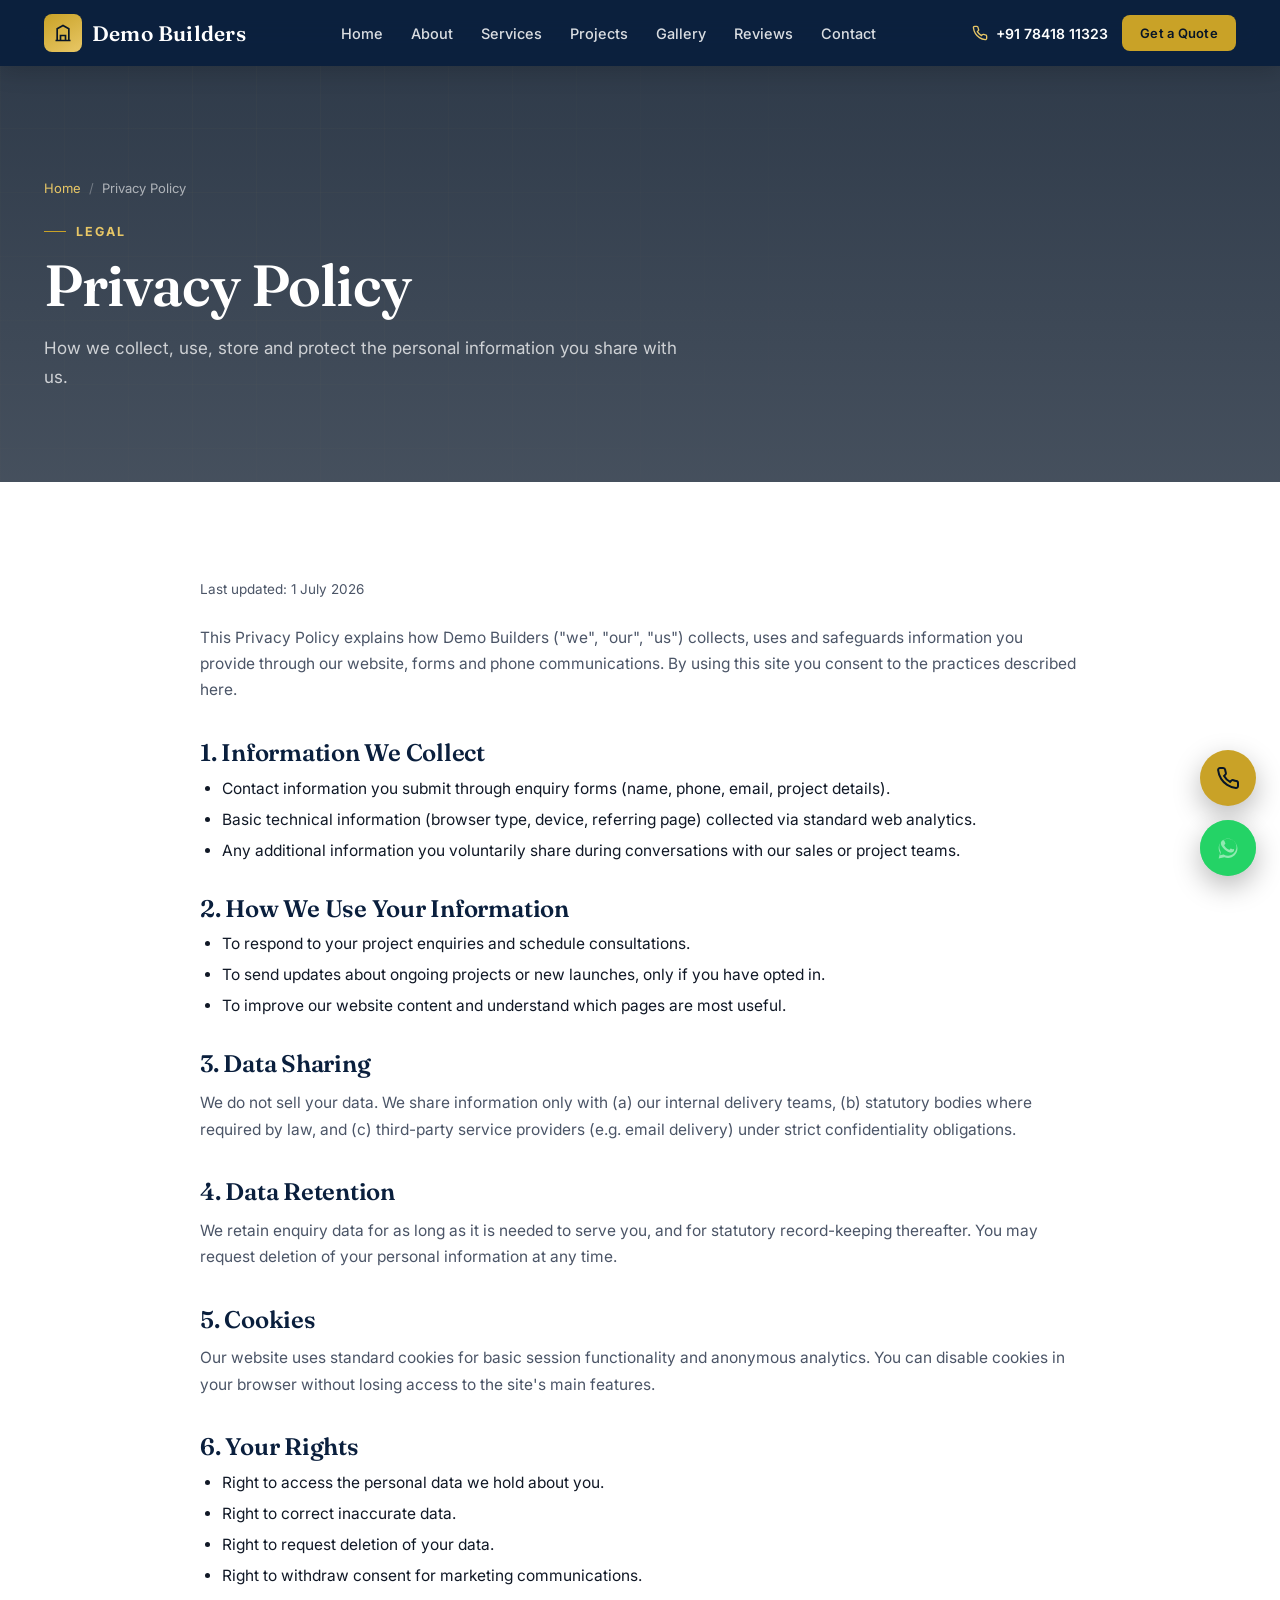
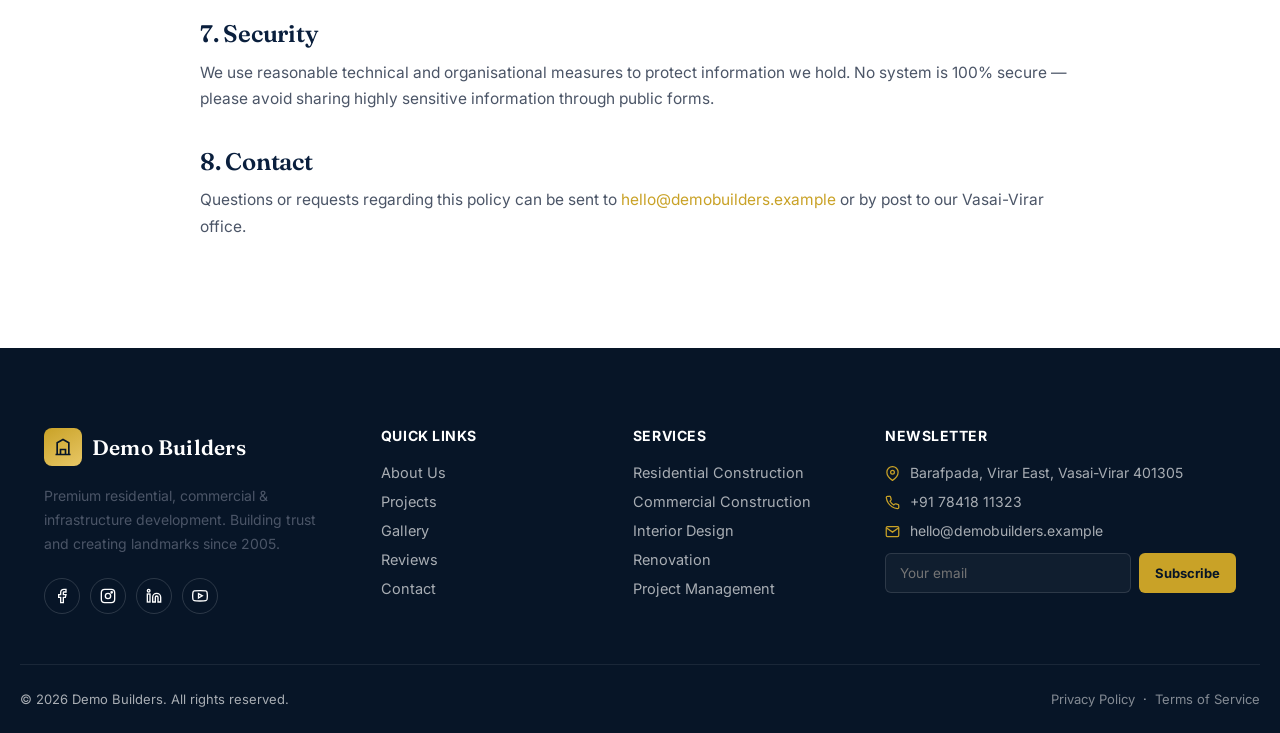
<file: privacy.html>
<!DOCTYPE html>
<html lang="en">
<head>
<meta charset="UTF-8">
<meta name="viewport" content="width=device-width, initial-scale=1.0">
<title>Privacy Policy | Demo Builders</title>
<meta name="description" content="How Demo Builders collects, uses and protects your personal information.">
<meta name="robots" content="noindex,follow">
<link rel="canonical" href="privacy.html">
<link rel="preconnect" href="https://fonts.googleapis.com"><link rel="preconnect" href="https://fonts.gstatic.com" crossorigin>
<link href="https://fonts.googleapis.com/css2?family=Fraunces:opsz,wght@9..144,400;9..144,500;9..144,600;9..144,700&family=Inter:wght@400;500;600;700;800&display=swap" rel="stylesheet">
<link rel="stylesheet" href="../assets/styles.css">
</head>
<body data-page="privacy" class="solid-nav">
<div data-include="preloader"></div>
<a href="#main" class="skip-link">Skip to content</a>
<div data-include="nav"></div>

<main id="main">

<section class="subhead">
  <div class="container">
    <nav class="breadcrumb"><a href="index.html">Home</a><span class="sep">/</span><span>Privacy Policy</span></nav>
    <div class="eyebrow">Legal</div>
    <h1>Privacy Policy</h1>
    <p>How we collect, use, store and protect the personal information you share with us.</p>
  </div>
</section>

<section class="section-pad">
  <div class="container">
    <div class="legal reveal">
      <p class="updated">Last updated: 1 July 2026</p>

      <p>This Privacy Policy explains how Demo Builders ("we", "our", "us") collects, uses and safeguards information you provide through our website, forms and phone communications. By using this site you consent to the practices described here.</p>

      <h2>1. Information We Collect</h2>
      <ul>
        <li>Contact information you submit through enquiry forms (name, phone, email, project details).</li>
        <li>Basic technical information (browser type, device, referring page) collected via standard web analytics.</li>
        <li>Any additional information you voluntarily share during conversations with our sales or project teams.</li>
      </ul>

      <h2>2. How We Use Your Information</h2>
      <ul>
        <li>To respond to your project enquiries and schedule consultations.</li>
        <li>To send updates about ongoing projects or new launches, only if you have opted in.</li>
        <li>To improve our website content and understand which pages are most useful.</li>
      </ul>

      <h2>3. Data Sharing</h2>
      <p>We do not sell your data. We share information only with (a) our internal delivery teams, (b) statutory bodies where required by law, and (c) third-party service providers (e.g. email delivery) under strict confidentiality obligations.</p>

      <h2>4. Data Retention</h2>
      <p>We retain enquiry data for as long as it is needed to serve you, and for statutory record-keeping thereafter. You may request deletion of your personal information at any time.</p>

      <h2>5. Cookies</h2>
      <p>Our website uses standard cookies for basic session functionality and anonymous analytics. You can disable cookies in your browser without losing access to the site's main features.</p>

      <h2>6. Your Rights</h2>
      <ul>
        <li>Right to access the personal data we hold about you.</li>
        <li>Right to correct inaccurate data.</li>
        <li>Right to request deletion of your data.</li>
        <li>Right to withdraw consent for marketing communications.</li>
      </ul>

      <h2>7. Security</h2>
      <p>We use reasonable technical and organisational measures to protect information we hold. No system is 100% secure — please avoid sharing highly sensitive information through public forms.</p>

      <h2>8. Contact</h2>
      <p>Questions or requests regarding this policy can be sent to <a href="mailto:hello@demobuilders.example" style="color:var(--gold);">hello@demobuilders.example</a> or by post to our Vasai-Virar office.</p>
    </div>
  </div>
</section>

</main>

<div data-include="footer"></div>
<div data-include="fabs"></div>
<script src="../assets/data.js"></script>
<script src="../assets/main.js"></script>
</body>
</html>
</file>
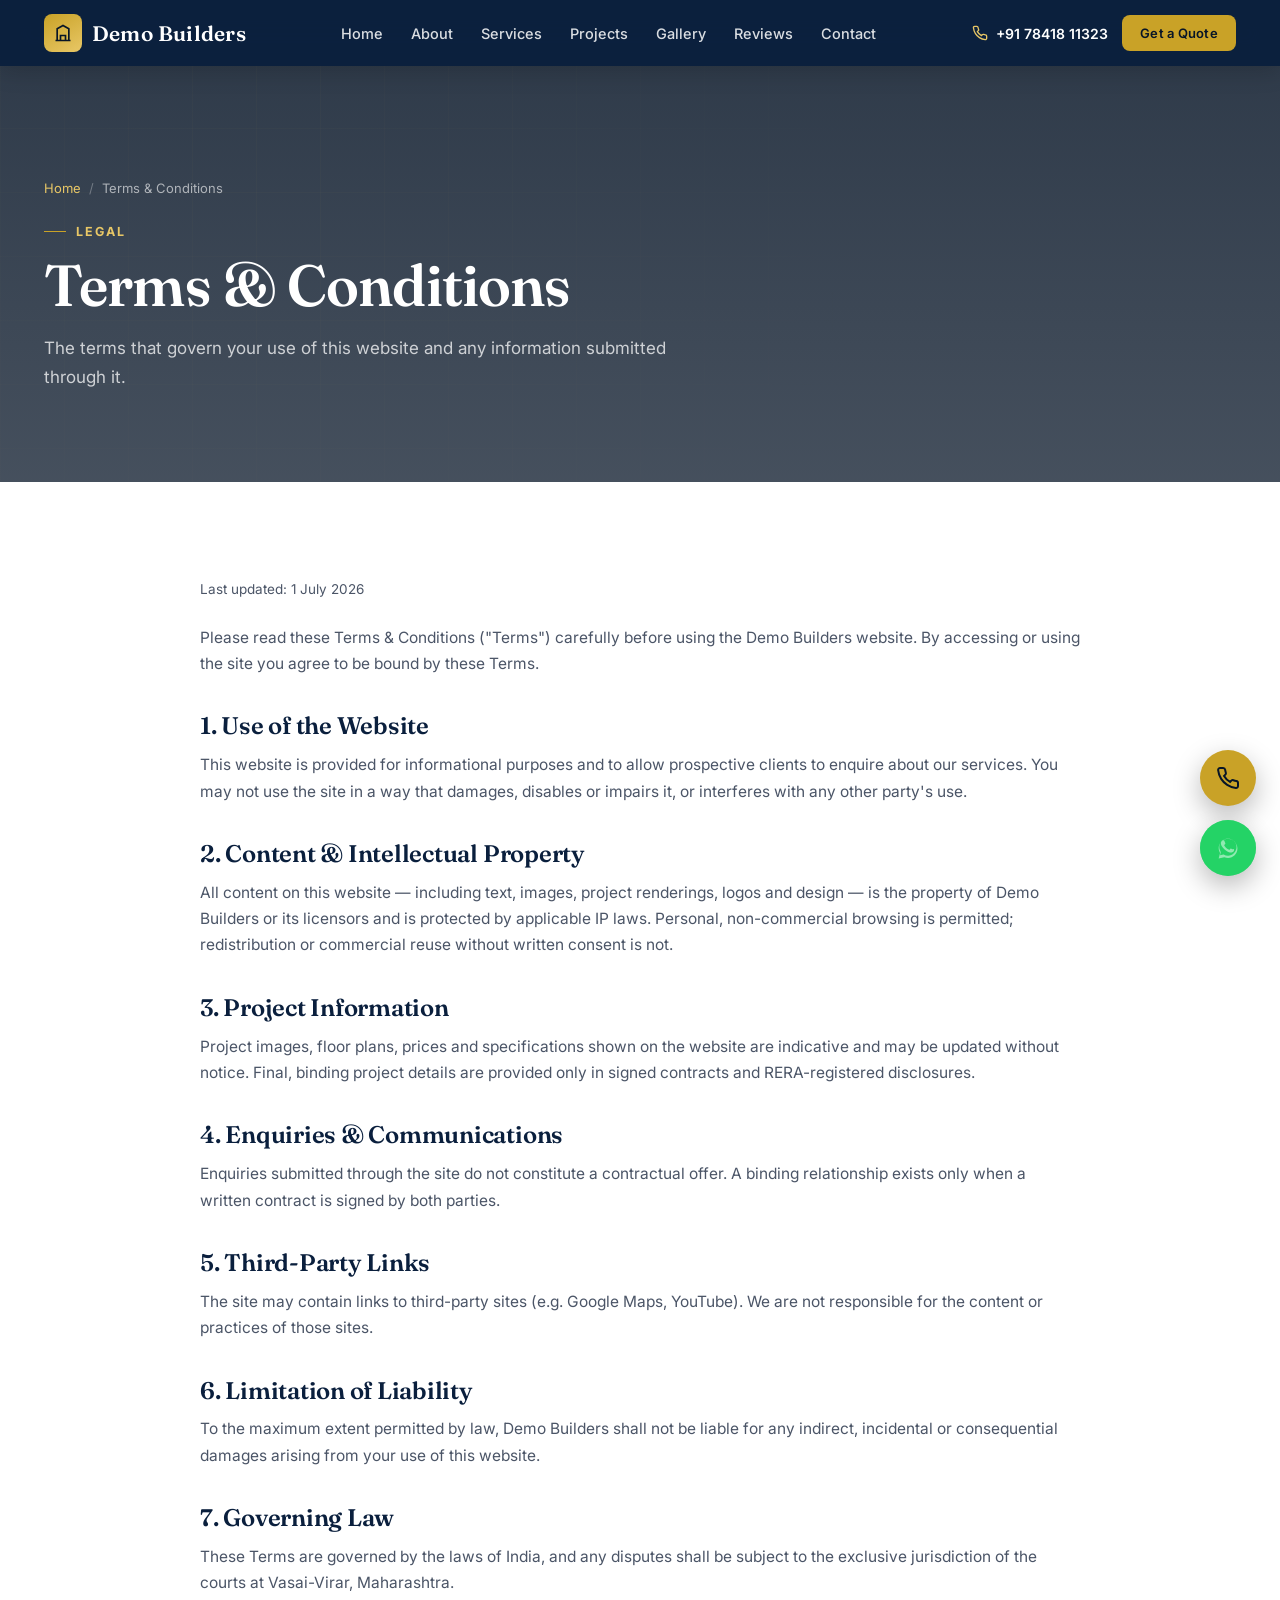
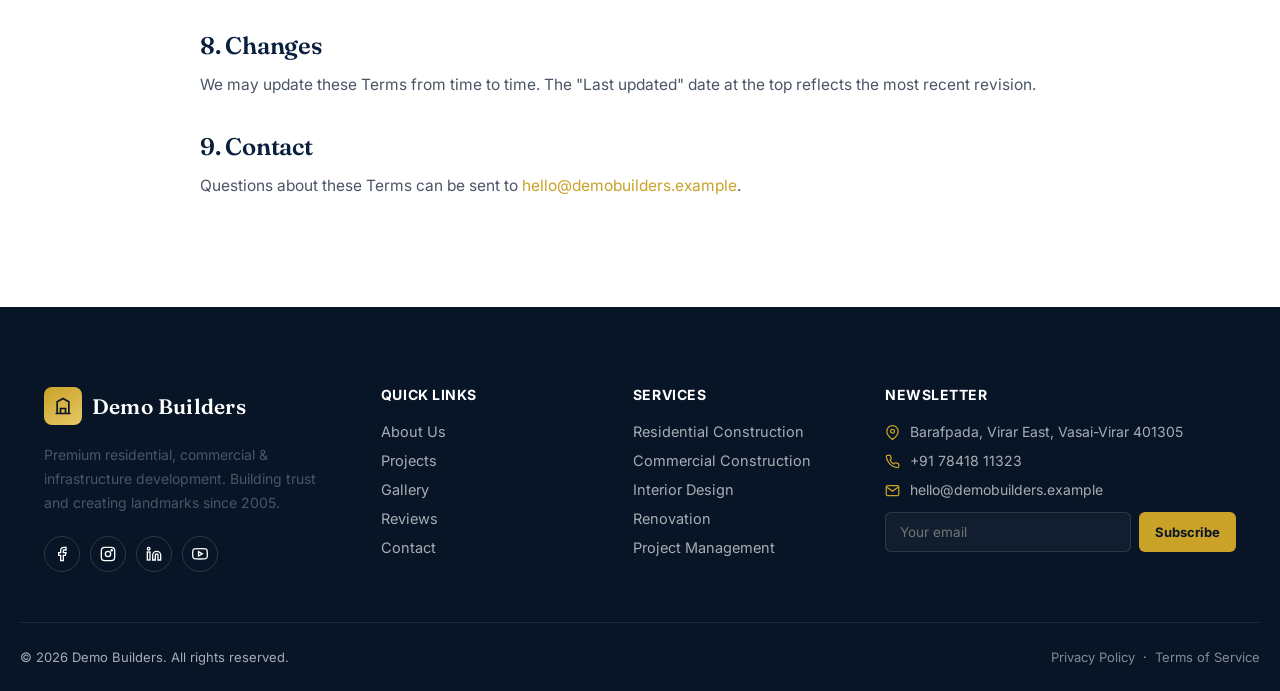
<file: terms.html>
<!DOCTYPE html>
<html lang="en">
<head>
<meta charset="UTF-8">
<meta name="viewport" content="width=device-width, initial-scale=1.0">
<title>Terms &amp; Conditions | Demo Builders</title>
<meta name="description" content="Terms of service governing the use of the Demo Builders website and any enquiries submitted through it.">
<meta name="robots" content="noindex,follow">
<link rel="canonical" href="terms.html">
<link rel="preconnect" href="https://fonts.googleapis.com"><link rel="preconnect" href="https://fonts.gstatic.com" crossorigin>
<link href="https://fonts.googleapis.com/css2?family=Fraunces:opsz,wght@9..144,400;9..144,500;9..144,600;9..144,700&family=Inter:wght@400;500;600;700;800&display=swap" rel="stylesheet">
<link rel="stylesheet" href="../assets/styles.css">
</head>
<body data-page="terms" class="solid-nav">
<div data-include="preloader"></div>
<a href="#main" class="skip-link">Skip to content</a>
<div data-include="nav"></div>

<main id="main">

<section class="subhead">
  <div class="container">
    <nav class="breadcrumb"><a href="index.html">Home</a><span class="sep">/</span><span>Terms &amp; Conditions</span></nav>
    <div class="eyebrow">Legal</div>
    <h1>Terms &amp; Conditions</h1>
    <p>The terms that govern your use of this website and any information submitted through it.</p>
  </div>
</section>

<section class="section-pad">
  <div class="container">
    <div class="legal reveal">
      <p class="updated">Last updated: 1 July 2026</p>

      <p>Please read these Terms &amp; Conditions ("Terms") carefully before using the Demo Builders website. By accessing or using the site you agree to be bound by these Terms.</p>

      <h2>1. Use of the Website</h2>
      <p>This website is provided for informational purposes and to allow prospective clients to enquire about our services. You may not use the site in a way that damages, disables or impairs it, or interferes with any other party's use.</p>

      <h2>2. Content &amp; Intellectual Property</h2>
      <p>All content on this website — including text, images, project renderings, logos and design — is the property of Demo Builders or its licensors and is protected by applicable IP laws. Personal, non-commercial browsing is permitted; redistribution or commercial reuse without written consent is not.</p>

      <h2>3. Project Information</h2>
      <p>Project images, floor plans, prices and specifications shown on the website are indicative and may be updated without notice. Final, binding project details are provided only in signed contracts and RERA-registered disclosures.</p>

      <h2>4. Enquiries &amp; Communications</h2>
      <p>Enquiries submitted through the site do not constitute a contractual offer. A binding relationship exists only when a written contract is signed by both parties.</p>

      <h2>5. Third-Party Links</h2>
      <p>The site may contain links to third-party sites (e.g. Google Maps, YouTube). We are not responsible for the content or practices of those sites.</p>

      <h2>6. Limitation of Liability</h2>
      <p>To the maximum extent permitted by law, Demo Builders shall not be liable for any indirect, incidental or consequential damages arising from your use of this website.</p>

      <h2>7. Governing Law</h2>
      <p>These Terms are governed by the laws of India, and any disputes shall be subject to the exclusive jurisdiction of the courts at Vasai-Virar, Maharashtra.</p>

      <h2>8. Changes</h2>
      <p>We may update these Terms from time to time. The "Last updated" date at the top reflects the most recent revision.</p>

      <h2>9. Contact</h2>
      <p>Questions about these Terms can be sent to <a href="mailto:hello@demobuilders.example" style="color:var(--gold);">hello@demobuilders.example</a>.</p>
    </div>
  </div>
</section>

</main>

<div data-include="footer"></div>
<div data-include="fabs"></div>
<script src="../assets/data.js"></script>
<script src="../assets/main.js"></script>
</body>
</html>
</file>
<file: assets/styles.css>
/* ============================================================
   Demo Builders — Shared Stylesheet
   Base tokens + components extracted from original single page,
   then extended for the multi-page site (subpage headers,
   breadcrumbs, project-detail sidebar, timeline, video, forms,
   testimonials grid, legal pages, 404, etc.).
   ============================================================ */

/* ===================== RESET & TOKENS ===================== */
*,
*::before,
*::after {
  box-sizing: border-box;
}
html {
  scroll-behavior: smooth;
}
:root {
  --navy: #0a1f3d;
  --navy-deep: #071527;
  --navy-panel: #0f2a4a;
  --gold: #c9a227;
  --gold-light: #e8c766;
  --white: #ffffff;
  --paper: #f6f7f9;
  --paper-2: #eff1f4;
  --ink: #101826;
  --ink-soft: #4b5567;
  --line: rgba(10, 31, 61, 0.1);
  --shadow-sm: 0 2px 10px rgba(10, 31, 61, 0.06);
  --shadow-md: 0 10px 30px rgba(10, 31, 61, 0.1);
  --shadow-lg: 0 24px 60px rgba(10, 31, 61, 0.16);
  --radius: 14px;
  --maxw: 1240px;
  --ease: cubic-bezier(0.22, 1, 0.36, 1);
}
@media (prefers-reduced-motion: reduce) {
  html {
    scroll-behavior: auto;
  }
  * {
    animation-duration: 0.001ms !important;
    animation-iteration-count: 1 !important;
    transition-duration: 0.001ms !important;
  }
}
body {
  margin: 0;
  font-family: "Inter", sans-serif;
  color: var(--ink);
  background: var(--white);
  -webkit-font-smoothing: antialiased;
  overflow-x: hidden;
}
h1,
h2,
h3,
h4 {
  font-family: "Fraunces", serif;
  font-weight: 600;
  line-height: 1.12;
  margin: 0;
  color: var(--navy);
  letter-spacing: -0.01em;
}
p {
  margin: 0;
  color: var(--ink-soft);
  line-height: 1.7;
}
a {
  text-decoration: none;
  color: inherit;
}
img {
  max-width: 100%;
  display: block;
}
button {
  font-family: inherit;
  cursor: pointer;
  border: none;
  background: none;
}
ul {
  margin: 0;
  padding: 0;
  list-style: none;
}
.container {
  max-width: var(--maxw);
  margin: 0 auto;
  padding: 0 24px;
}
section {
  position: relative;
}
.eyebrow {
  display: inline-flex;
  align-items: center;
  gap: 10px;
  font-size: 12.5px;
  font-weight: 700;
  letter-spacing: 0.16em;
  text-transform: uppercase;
  color: var(--gold);
  margin-bottom: 14px;
}
.eyebrow::before {
  content: "";
  width: 22px;
  height: 1px;
  background: var(--gold);
}
.section-head {
  max-width: 680px;
  margin-bottom: 52px;
}
.section-head.center {
  margin-left: auto;
  margin-right: auto;
  text-align: center;
}
.section-head h2 {
  font-size: clamp(28px, 4vw, 42px);
}
.section-head p {
  margin-top: 16px;
  font-size: 17px;
}
.section-pad {
  padding: 96px 0;
}
@media (max-width: 768px) {
  .section-pad {
    padding: 64px 0;
  }
}

/* ===================== BUTTONS ===================== */
.btn {
  display: inline-flex;
  align-items: center;
  justify-content: center;
  gap: 10px;
  padding: 15px 30px;
  font-weight: 600;
  font-size: 14.5px;
  letter-spacing: 0.02em;
  border-radius: 8px;
  transition:
    transform 0.35s var(--ease),
    box-shadow 0.35s var(--ease),
    background 0.35s var(--ease),
    color 0.35s var(--ease),
    border-color 0.35s;
  white-space: nowrap;
  position: relative;
  overflow: hidden;
}
.btn-gold {
  background: var(--gold);
  color: var(--navy-deep);
}
.btn-gold:hover {
  background: var(--gold-light);
  transform: translateY(-2px);
  box-shadow: 0 14px 28px rgba(201, 162, 39, 0.35);
}
.btn-outline {
  border: 1.5px solid rgba(255, 255, 255, 0.5);
  color: var(--white);
  background: transparent;
}
.btn-outline:hover {
  background: rgba(255, 255, 255, 0.12);
  border-color: var(--white);
  transform: translateY(-2px);
}
.btn-navy {
  background: var(--navy);
  color: var(--white);
}
.btn-navy:hover {
  background: var(--navy-deep);
  transform: translateY(-2px);
  box-shadow: var(--shadow-md);
}
.btn-ghost {
  border: 1.5px solid var(--line);
  color: var(--navy);
}
.btn-ghost:hover {
  border-color: var(--gold);
  color: var(--gold);
}
.btn-sm {
  padding: 10px 18px;
  font-size: 13px;
}
.btn-wide {
  width: 100%;
}
/* ripple */
.btn .ripple {
  position: absolute;
  border-radius: 50%;
  transform: scale(0);
  animation: ripple 0.6s linear;
  background: rgba(255, 255, 255, 0.5);
  pointer-events: none;
}
@keyframes ripple {
  to {
    transform: scale(4);
    opacity: 0;
  }
}

/* ===================== NAVBAR ===================== */
#navbar {
  position: fixed;
  top: 0;
  left: 0;
  right: 0;
  z-index: 1000;
  padding: 22px 0;
  transition: all 0.4s var(--ease);
  background: transparent;
}
#navbar.scrolled,
body.solid-nav #navbar {
  padding: 14px 0;
  background: rgba(10, 31, 61, 0.94);
  backdrop-filter: blur(14px) saturate(140%);
  -webkit-backdrop-filter: blur(14px) saturate(140%);
  box-shadow: 0 4px 24px rgba(0, 0, 0, 0.18);
}
.nav-inner {
  display: flex;
  align-items: center;
  justify-content: space-between;
  gap: 24px;
}
.logo {
  display: flex;
  align-items: center;
  gap: 10px;
  font-family: "Fraunces", serif;
  font-weight: 600;
  font-size: 21px;
  color: var(--white);
  letter-spacing: 0.01em;
}
.logo .mark {
  width: 38px;
  height: 38px;
  border-radius: 8px;
  background: linear-gradient(150deg, var(--gold), var(--gold-light));
  display: flex;
  align-items: center;
  justify-content: center;
  flex-shrink: 0;
}
.logo .mark svg {
  width: 20px;
  height: 20px;
}
.nav-links {
  display: flex;
  align-items: center;
  gap: 28px;
}
.nav-links a {
  color: rgba(255, 255, 255, 0.85);
  font-size: 14.5px;
  font-weight: 500;
  position: relative;
  padding: 4px 0;
  transition: color 0.25s;
}
.nav-links a::after {
  content: "";
  position: absolute;
  left: 0;
  bottom: 0;
  width: 0;
  height: 1.5px;
  background: var(--gold);
  transition: width 0.3s var(--ease);
}
.nav-links a:hover,
.nav-links a.active {
  color: var(--white);
}
.nav-links a:hover::after,
.nav-links a.active::after {
  width: 100%;
}
.nav-cta {
  display: flex;
  align-items: center;
  gap: 14px;
}
.nav-call {
  display: flex;
  align-items: center;
  gap: 8px;
  color: var(--white);
  font-size: 14px;
  font-weight: 600;
}
.burger {
  display: none;
  width: 26px;
  height: 20px;
  position: relative;
  flex-direction: column;
  justify-content: space-between;
  z-index: 1100;
}
.burger span {
  display: block;
  height: 2px;
  width: 100%;
  background: var(--white);
  border-radius: 2px;
  transition: 0.3s;
}
.mobile-menu {
  position: fixed;
  inset: 0;
  background: var(--navy-deep);
  z-index: 1050;
  display: flex;
  flex-direction: column;
  justify-content: center;
  align-items: center;
  gap: 24px;
  transform: translateY(-100%);
  transition: transform 0.45s var(--ease);
}
.mobile-menu.open {
  transform: translateY(0);
}
.mobile-menu a {
  color: var(--white);
  font-family: "Fraunces", serif;
  font-size: 24px;
  font-weight: 500;
}
.mobile-menu .close-x {
  position: absolute;
  top: 26px;
  right: 26px;
  width: 30px;
  height: 30px;
  color: var(--white);
  font-size: 22px;
}
@media (max-width: 960px) {
  .nav-links {
    display: none;
  }
  .nav-call {
    display: none;
  }
  .burger {
    display: flex;
  }
}

/* ===================== HERO ===================== */
#hero {
  min-height: 100vh;
  display: flex;
  align-items: center;
  position: relative;
  overflow: hidden;
  background:
    linear-gradient(
      180deg,
      rgba(7, 21, 39, 0.78) 0%,
      rgba(7, 21, 39, 0.55) 40%,
      rgba(7, 21, 39, 0.88) 100%
    ),
    url("https://images.unsplash.com/photo-1486406146926-c627a92ad1ab?q=80&w=2000&auto=format&fit=crop")
      center/cover no-repeat;
}
#hero::before {
  content: "";
  position: absolute;
  inset: 0;
  pointer-events: none;
  opacity: 0.35;
  background-image:
    linear-gradient(rgba(232, 199, 102, 0.1) 1px, transparent 1px),
    linear-gradient(90deg, rgba(232, 199, 102, 0.1) 1px, transparent 1px);
  background-size: 64px 64px;
  mask-image: radial-gradient(circle at 30% 30%, black 0%, transparent 70%);
}
.hero-inner {
  position: relative;
  z-index: 2;
  padding-top: 90px;
  padding-bottom: 60px;
}
.hero-corner {
  position: absolute;
  width: 46px;
  height: 46px;
  border-color: var(--gold);
  opacity: 0.9;
  z-index: 3;
}
.hero-corner.tl {
  top: 120px;
  left: 24px;
  border-top: 1.5px solid var(--gold);
  border-left: 1.5px solid var(--gold);
}
.hero-corner.br {
  bottom: 40px;
  right: 24px;
  border-bottom: 1.5px solid var(--gold);
  border-right: 1.5px solid var(--gold);
}
@media (max-width: 768px) {
  .hero-corner {
    display: none;
  }
}
.hero-tag {
  display: inline-flex;
  align-items: center;
  gap: 10px;
  padding: 8px 16px;
  border: 1px solid rgba(232, 199, 102, 0.4);
  border-radius: 30px;
  color: var(--gold-light);
  font-size: 12.5px;
  font-weight: 600;
  letter-spacing: 0.12em;
  text-transform: uppercase;
  margin-bottom: 28px;
  background: rgba(232, 199, 102, 0.06);
}
.hero-tag .dot {
  width: 6px;
  height: 6px;
  border-radius: 50%;
  background: var(--gold-light);
}
#hero h1 {
  color: var(--white);
  font-size: clamp(40px, 6.4vw, 80px);
  font-weight: 600;
  max-width: 880px;
  letter-spacing: -0.015em;
}
#hero h1 em {
  color: var(--gold-light);
  font-style: normal;
}
#hero .sub {
  color: rgba(255, 255, 255, 0.82);
  font-size: clamp(16px, 1.6vw, 19px);
  max-width: 560px;
  margin-top: 24px;
}
.hero-ctas {
  display: flex;
  gap: 16px;
  margin-top: 42px;
  flex-wrap: wrap;
}
.hero-stats {
  display: grid;
  grid-template-columns: repeat(4, 1fr);
  gap: 1px;
  margin-top: 80px;
  background: rgba(255, 255, 255, 0.12);
  border-radius: 12px;
  overflow: hidden;
  backdrop-filter: blur(6px);
}
.hero-stats .hs {
  background: rgba(10, 31, 61, 0.35);
  padding: 22px 18px;
  text-align: left;
}
.hero-stats .hs strong {
  display: block;
  font-family: "Fraunces", serif;
  font-size: clamp(22px, 3vw, 32px);
  color: var(--gold-light);
  font-weight: 600;
}
.hero-stats .hs span {
  font-size: 12.5px;
  color: rgba(255, 255, 255, 0.7);
  letter-spacing: 0.04em;
}
@media (max-width: 768px) {
  .hero-stats {
    grid-template-columns: repeat(2, 1fr);
    margin-top: 56px;
  }
}
.scroll-cue {
  position: absolute;
  bottom: 26px;
  left: 50%;
  transform: translateX(-50%);
  z-index: 3;
  display: flex;
  flex-direction: column;
  align-items: center;
  gap: 8px;
  color: rgba(255, 255, 255, 0.6);
  font-size: 11px;
  letter-spacing: 0.14em;
  text-transform: uppercase;
}
.scroll-cue .line {
  width: 1px;
  height: 30px;
  background: linear-gradient(var(--gold-light), transparent);
  animation: scrollPulse 1.8s infinite;
}
@keyframes scrollPulse {
  0% {
    opacity: 0.2;
    transform: scaleY(0.4);
  }
  50% {
    opacity: 1;
    transform: scaleY(1);
  }
  100% {
    opacity: 0.2;
    transform: scaleY(0.4);
  }
}

/* ===================== REVEAL ===================== */
.reveal {
  opacity: 0;
  transform: translateY(28px);
  transition:
    opacity 0.8s var(--ease),
    transform 0.8s var(--ease);
}
.reveal.in {
  opacity: 1;
  transform: translateY(0);
}
.reveal-stagger > * {
  transition-delay: calc(var(--i, 0) * 90ms);
}

/* ===================== OVERVIEW / STATS ===================== */
#overview {
  background: var(--paper);
}
.overview-grid {
  display: grid;
  grid-template-columns: 1.1fr 1fr;
  gap: 64px;
  align-items: start;
}
@media (max-width: 920px) {
  .overview-grid {
    grid-template-columns: 1fr;
    gap: 40px;
  }
}
.overview-copy p {
  font-size: 16.5px;
  margin-top: 18px;
}
.overview-copy p:first-of-type {
  margin-top: 0;
}
.stat-grid {
  display: grid;
  grid-template-columns: repeat(2, 1fr);
  gap: 18px;
}
.stat-card {
  background: var(--white);
  border: 1px solid var(--line);
  border-radius: var(--radius);
  padding: 28px 22px;
  box-shadow: var(--shadow-sm);
  transition:
    transform 0.35s var(--ease),
    box-shadow 0.35s var(--ease),
    border-color 0.35s;
}
.stat-card:hover {
  transform: translateY(-6px);
  box-shadow: var(--shadow-md);
  border-color: rgba(201, 162, 39, 0.4);
}
.stat-icon {
  width: 42px;
  height: 42px;
  border-radius: 10px;
  background: rgba(10, 31, 61, 0.06);
  display: flex;
  align-items: center;
  justify-content: center;
  margin-bottom: 16px;
}
.stat-icon svg {
  width: 22px;
  height: 22px;
  stroke: var(--navy);
}
.stat-card strong {
  display: block;
  font-family: "Fraunces", serif;
  font-size: 34px;
  color: var(--navy);
  font-weight: 600;
}
.stat-card span {
  font-size: 13px;
  color: var(--ink-soft);
  font-weight: 500;
}

/* ===================== SERVICES ===================== */
.services-grid {
  display: grid;
  grid-template-columns: repeat(3, 1fr);
  gap: 24px;
}
@media (max-width: 980px) {
  .services-grid {
    grid-template-columns: repeat(2, 1fr);
  }
}
@media (max-width: 620px) {
  .services-grid {
    grid-template-columns: 1fr;
  }
}
.service-card {
  background: var(--white);
  border: 1px solid var(--line);
  border-radius: var(--radius);
  padding: 34px 28px;
  transition:
    transform 0.4s var(--ease),
    box-shadow 0.4s var(--ease),
    border-color 0.4s;
  position: relative;
  overflow: hidden;
}
.service-card::before {
  content: "";
  position: absolute;
  top: 0;
  left: 0;
  width: 100%;
  height: 3px;
  background: linear-gradient(90deg, var(--gold), var(--gold-light));
  transform: scaleX(0);
  transform-origin: left;
  transition: transform 0.45s var(--ease);
}
.service-card:hover {
  transform: translateY(-8px);
  box-shadow: var(--shadow-lg);
  border-color: transparent;
}
.service-card:hover::before {
  transform: scaleX(1);
}
.service-icon {
  width: 54px;
  height: 54px;
  border-radius: 12px;
  background: var(--navy);
  display: flex;
  align-items: center;
  justify-content: center;
  margin-bottom: 22px;
  transition: background 0.4s;
}
.service-card:hover .service-icon {
  background: var(--gold);
}
.service-icon svg {
  width: 26px;
  height: 26px;
  stroke: var(--gold-light);
  transition: stroke 0.4s;
}
.service-card:hover .service-icon svg {
  stroke: var(--navy-deep);
}
.service-card h3 {
  font-size: 20px;
  margin-bottom: 10px;
}
.service-card p {
  font-size: 15px;
}
.service-card .benefits {
  margin-top: 16px;
  display: flex;
  flex-direction: column;
  gap: 6px;
}
.service-card .benefits li {
  font-size: 13.5px;
  color: var(--ink-soft);
  display: flex;
  gap: 8px;
  align-items: flex-start;
}
.service-card .benefits li::before {
  content: "✓";
  color: var(--gold);
  font-weight: 700;
}
.service-card .card-cta {
  display: inline-flex;
  align-items: center;
  gap: 6px;
  margin-top: 18px;
  font-weight: 700;
  font-size: 13.5px;
  color: var(--navy);
}
.service-card .card-cta::after {
  content: "→";
  transition: transform 0.3s;
}
.service-card:hover .card-cta::after {
  transform: translateX(4px);
}

/* Detailed services page rows */
.service-row {
  display: grid;
  grid-template-columns: 1fr 1fr;
  gap: 50px;
  align-items: center;
  margin-bottom: 80px;
}
.service-row:nth-child(even) .service-row-media {
  order: 2;
}
@media (max-width: 820px) {
  .service-row {
    grid-template-columns: 1fr;
    gap: 24px;
  }
  .service-row:nth-child(even) .service-row-media {
    order: 0;
  }
}
.service-row-media {
  border-radius: var(--radius);
  overflow: hidden;
  box-shadow: var(--shadow-md);
  aspect-ratio: 4/3;
}
.service-row-media img {
  width: 100%;
  height: 100%;
  object-fit: cover;
  transition: transform 0.8s var(--ease);
}
.service-row:hover .service-row-media img {
  transform: scale(1.05);
}
.service-row h3 {
  font-size: 28px;
  margin-bottom: 14px;
}
.service-row p {
  font-size: 16px;
  margin-bottom: 16px;
}

/* ===================== PROJECTS ===================== */
.projects-grid {
  display: grid;
  grid-template-columns: repeat(3, 1fr);
  gap: 26px;
}
@media (max-width: 980px) {
  .projects-grid {
    grid-template-columns: repeat(2, 1fr);
  }
}
@media (max-width: 680px) {
  .projects-grid {
    grid-template-columns: 1fr;
  }
}
.project-card {
  border-radius: var(--radius);
  overflow: hidden;
  background: var(--white);
  border: 1px solid var(--line);
  box-shadow: var(--shadow-sm);
  transition:
    transform 0.4s var(--ease),
    box-shadow 0.4s var(--ease);
  display: flex;
  flex-direction: column;
}
.project-card:hover {
  transform: translateY(-8px);
  box-shadow: var(--shadow-lg);
}
.project-img {
  position: relative;
  height: 230px;
  overflow: hidden;
}
.project-img img {
  width: 100%;
  height: 100%;
  object-fit: cover;
  transition: transform 0.7s var(--ease);
}
.project-card:hover .project-img img {
  transform: scale(1.08);
}
.status-pill {
  position: absolute;
  top: 16px;
  left: 16px;
  padding: 6px 14px;
  border-radius: 30px;
  font-size: 11.5px;
  font-weight: 700;
  letter-spacing: 0.04em;
  text-transform: uppercase;
  z-index: 2;
}
.status-pill.completed {
  background: rgba(34, 142, 84, 0.92);
  color: #fff;
}
.status-pill.ongoing {
  background: rgba(201, 162, 39, 0.95);
  color: var(--navy-deep);
}
.status-pill.upcoming {
  background: rgba(10, 31, 61, 0.9);
  color: #fff;
}
.type-pill {
  position: absolute;
  top: 16px;
  right: 16px;
  padding: 6px 12px;
  border-radius: 6px;
  font-size: 11px;
  font-weight: 600;
  background: rgba(255, 255, 255, 0.92);
  color: var(--navy);
  z-index: 2;
}
.project-body {
  padding: 24px;
  display: flex;
  flex-direction: column;
  flex: 1;
}
.project-loc {
  display: flex;
  align-items: center;
  gap: 6px;
  font-size: 13px;
  color: var(--ink-soft);
  margin-bottom: 8px;
}
.project-loc svg {
  width: 14px;
  height: 14px;
  stroke: var(--gold);
}
.project-body h3 {
  font-size: 19px;
  margin-bottom: 10px;
}
.project-body p {
  font-size: 14.5px;
  margin-bottom: 18px;
}
.project-meta {
  display: flex;
  gap: 14px;
  font-size: 12.5px;
  color: var(--ink-soft);
  margin-bottom: 16px;
  flex-wrap: wrap;
}
.project-meta span strong {
  display: block;
  color: var(--navy);
  font-family: "Fraunces", serif;
  font-size: 14px;
}
.project-foot {
  display: flex;
  align-items: center;
  justify-content: space-between;
  border-top: 1px dashed var(--line);
  padding-top: 16px;
  margin-top: auto;
}
.project-value {
  font-family: "Fraunces", serif;
  font-weight: 600;
  color: var(--navy);
  font-size: 16px;
}
.project-value span {
  display: block;
  font-family: "Inter", sans-serif;
  font-weight: 500;
  font-size: 11px;
  color: var(--ink-soft);
  text-transform: uppercase;
  letter-spacing: 0.05em;
}
.view-link {
  display: inline-flex;
  align-items: center;
  gap: 6px;
  font-size: 13.5px;
  font-weight: 700;
  color: var(--navy);
}
.view-link svg {
  width: 14px;
  height: 14px;
  transition: transform 0.3s;
}
.project-card:hover .view-link svg {
  transform: translateX(4px);
}

/* ===================== WHY CHOOSE US ===================== */
#why {
  background: var(--navy);
  position: relative;
  overflow: hidden;
}
#why::before {
  content: "";
  position: absolute;
  inset: 0;
  opacity: 0.06;
  background-image:
    linear-gradient(rgba(255, 255, 255, 0.4) 1px, transparent 1px),
    linear-gradient(90deg, rgba(255, 255, 255, 0.4) 1px, transparent 1px);
  background-size: 48px 48px;
}
#why .section-head h2,
#why .section-head p {
  color: rgba(255, 255, 255, 0.92);
}
#why .section-head p {
  color: rgba(255, 255, 255, 0.65);
}
#why .eyebrow {
  color: var(--gold-light);
}
.why-grid {
  display: grid;
  grid-template-columns: repeat(3, 1fr);
  gap: 1px;
  background: rgba(255, 255, 255, 0.08);
  border-radius: var(--radius);
  overflow: hidden;
  position: relative;
  z-index: 1;
}
@media (max-width: 900px) {
  .why-grid {
    grid-template-columns: repeat(2, 1fr);
  }
}
@media (max-width: 560px) {
  .why-grid {
    grid-template-columns: 1fr;
  }
}
.why-card {
  background: var(--navy-deep);
  padding: 36px 30px;
  transition: background 0.35s;
}
.why-card:hover {
  background: #0c2240;
}
.why-icon {
  width: 46px;
  height: 46px;
  border-radius: 50%;
  border: 1.5px solid var(--gold);
  display: flex;
  align-items: center;
  justify-content: center;
  margin-bottom: 20px;
}
.why-icon svg {
  width: 22px;
  height: 22px;
  stroke: var(--gold-light);
}
.why-card h3 {
  color: var(--white);
  font-size: 18px;
  margin-bottom: 8px;
}
.why-card p {
  color: rgba(255, 255, 255, 0.62);
  font-size: 14.5px;
}

/* ===================== GALLERY ===================== */
.gallery-grid {
  display: grid;
  grid-template-columns: repeat(4, 1fr);
  grid-auto-rows: 140px;
  gap: 14px;
}
@media (max-width: 900px) {
  .gallery-grid {
    grid-template-columns: repeat(3, 1fr);
    grid-auto-rows: 120px;
  }
}
@media (max-width: 600px) {
  .gallery-grid {
    grid-template-columns: repeat(2, 1fr);
    grid-auto-rows: 110px;
  }
}
.gallery-item {
  position: relative;
  overflow: hidden;
  border-radius: 10px;
  cursor: pointer;
}
.gallery-item img {
  width: 100%;
  height: 100%;
  object-fit: cover;
  transition: transform 0.6s var(--ease);
}
.gallery-item:hover img {
  transform: scale(1.12);
}
.gallery-item .ov {
  position: absolute;
  inset: 0;
  background: linear-gradient(
    180deg,
    transparent 40%,
    rgba(7, 21, 39, 0.85) 100%
  );
  opacity: 0;
  transition: opacity 0.35s;
  display: flex;
  align-items: flex-end;
  padding: 14px;
}
.gallery-item:hover .ov {
  opacity: 1;
}
.gallery-item .ov span {
  color: #fff;
  font-size: 13px;
  font-weight: 600;
}
.gallery-item.g-tall {
  grid-row: span 2;
}
.gallery-item.g-wide {
  grid-column: span 2;
}
.gallery-filters {
  display: flex;
  gap: 10px;
  margin-bottom: 32px;
  flex-wrap: wrap;
}
.gfilter {
  padding: 9px 18px;
  border-radius: 30px;
  font-size: 13.5px;
  font-weight: 600;
  border: 1.5px solid var(--line);
  color: var(--ink-soft);
  transition: 0.3s;
  background: transparent;
}
.gfilter.active,
.gfilter:hover {
  border-color: var(--gold);
  color: var(--navy);
  background: rgba(201, 162, 39, 0.08);
}

/* Lightbox */
#lightbox {
  position: fixed;
  inset: 0;
  background: rgba(7, 15, 27, 0.94);
  z-index: 2000;
  display: none;
  align-items: center;
  justify-content: center;
  padding: 30px;
}
#lightbox.open {
  display: flex;
}
#lightbox img {
  max-width: 90vw;
  max-height: 84vh;
  border-radius: 8px;
  box-shadow: 0 20px 60px rgba(0, 0, 0, 0.5);
}
#lightbox .lb-close,
#lightbox .lb-nav {
  position: absolute;
  color: #fff;
  width: 46px;
  height: 46px;
  border: 1.5px solid rgba(255, 255, 255, 0.3);
  border-radius: 50%;
  display: flex;
  align-items: center;
  justify-content: center;
  transition: 0.3s;
  background: rgba(255, 255, 255, 0.05);
}
#lightbox .lb-close:hover,
#lightbox .lb-nav:hover {
  background: var(--gold);
  border-color: var(--gold);
  color: var(--navy-deep);
}
#lightbox .lb-close {
  top: 30px;
  right: 30px;
}
#lightbox .lb-prev {
  left: 30px;
  top: 50%;
  transform: translateY(-50%);
}
#lightbox .lb-next {
  right: 30px;
  top: 50%;
  transform: translateY(-50%);
}
@media (max-width: 700px) {
  #lightbox .lb-prev,
  #lightbox .lb-next {
    display: none;
  }
}

/* ===================== PROCESS ===================== */
#process {
  background: var(--paper);
}
.process-track {
  position: relative;
  padding-top: 20px;
}
.process-line {
  position: absolute;
  top: 46px;
  left: 0;
  right: 0;
  height: 1px;
  background: repeating-linear-gradient(
    90deg,
    var(--line) 0 8px,
    transparent 8px 16px
  );
}
.process-grid {
  display: grid;
  grid-template-columns: repeat(6, 1fr);
  gap: 18px;
  position: relative;
}
@media (max-width: 980px) {
  .process-grid {
    grid-template-columns: repeat(3, 1fr);
  }
  .process-line {
    display: none;
  }
}
@media (max-width: 600px) {
  .process-grid {
    grid-template-columns: 1fr;
  }
}
.process-step {
  text-align: left;
}
.proc-num {
  width: 44px;
  height: 44px;
  border: 1.5px solid var(--gold);
  color: var(--gold);
  background: var(--white);
  display: flex;
  align-items: center;
  justify-content: center;
  font-family: "Fraunces", serif;
  font-weight: 600;
  font-size: 16px;
  border-radius: 50%;
  margin-bottom: 18px;
  position: relative;
  z-index: 1;
}
.process-step h3 {
  font-size: 16.5px;
  margin-bottom: 8px;
}
.process-step p {
  font-size: 13.5px;
}

/* ===================== TEAM ===================== */
.team-grid {
  display: grid;
  grid-template-columns: repeat(4, 1fr);
  gap: 24px;
}
@media (max-width: 900px) {
  .team-grid {
    grid-template-columns: repeat(2, 1fr);
  }
}
@media (max-width: 560px) {
  .team-grid {
    grid-template-columns: 1fr;
    max-width: 320px;
    margin: 0 auto;
  }
}
.team-card {
  text-align: center;
}
.team-photo {
  position: relative;
  border-radius: var(--radius);
  overflow: hidden;
  aspect-ratio: 1/1.05;
  margin-bottom: 18px;
}
.team-photo img {
  width: 100%;
  height: 100%;
  object-fit: cover;
  transition: transform 0.5s var(--ease);
}
.team-card:hover .team-photo img {
  transform: scale(1.06);
}
.team-photo::after {
  content: "";
  position: absolute;
  inset: 0;
  background: linear-gradient(180deg, transparent 60%, rgba(10, 31, 61, 0.5));
}
.team-social {
  position: absolute;
  bottom: 14px;
  left: 0;
  right: 0;
  display: flex;
  justify-content: center;
  gap: 10px;
  z-index: 2;
  opacity: 0;
  transition:
    opacity 0.3s,
    transform 0.3s;
  transform: translateY(8px);
}
.team-card:hover .team-social {
  opacity: 1;
  transform: translateY(0);
}
.team-social a {
  width: 32px;
  height: 32px;
  border-radius: 50%;
  background: rgba(255, 255, 255, 0.92);
  display: flex;
  align-items: center;
  justify-content: center;
}
.team-social svg {
  width: 15px;
  height: 15px;
  stroke: var(--navy);
}
.team-card h3 {
  font-size: 18px;
  margin-bottom: 4px;
}
.team-card .role {
  color: var(--gold);
  font-size: 13px;
  font-weight: 700;
  letter-spacing: 0.04em;
  text-transform: uppercase;
}

/* ===================== TESTIMONIALS ===================== */
#testimonials {
  background: var(--navy-deep);
  position: relative;
  overflow: hidden;
}
#testimonials .section-head h2,
#testimonials .section-head p {
  color: #fff;
}
#testimonials .section-head p {
  color: rgba(255, 255, 255, 0.6);
}
#testimonials .eyebrow {
  color: var(--gold-light);
}
.t-carousel {
  position: relative;
  max-width: 760px;
  margin: 0 auto;
}
.t-track {
  overflow: hidden;
}
.t-slides {
  display: flex;
  transition: transform 0.6s var(--ease);
}
.t-slide {
  flex: 0 0 100%;
  padding: 0 6px;
}
.t-card {
  background: rgba(255, 255, 255, 0.04);
  border: 1px solid rgba(255, 255, 255, 0.1);
  border-radius: var(--radius);
  padding: 44px 40px;
  text-align: center;
  backdrop-filter: blur(6px);
}
.t-stars {
  display: flex;
  justify-content: center;
  gap: 4px;
  margin-bottom: 22px;
  color: var(--gold-light);
  font-size: 18px;
}
.t-card p.quote {
  color: rgba(255, 255, 255, 0.85);
  font-size: 17px;
  font-style: italic;
  line-height: 1.8;
  font-family: "Fraunces", serif;
  font-weight: 400;
}
.t-person {
  display: flex;
  align-items: center;
  justify-content: center;
  gap: 14px;
  margin-top: 28px;
}
.t-person img {
  width: 52px;
  height: 52px;
  border-radius: 50%;
  object-fit: cover;
  border: 2px solid var(--gold);
}
.t-person .info {
  text-align: left;
}
.t-person strong {
  display: block;
  color: #fff;
  font-size: 14.5px;
}
.t-person span {
  color: rgba(255, 255, 255, 0.5);
  font-size: 12.5px;
}
.t-controls {
  display: flex;
  justify-content: center;
  gap: 14px;
  margin-top: 36px;
}
.t-controls button {
  width: 42px;
  height: 42px;
  border-radius: 50%;
  border: 1.5px solid rgba(255, 255, 255, 0.25);
  color: #fff;
  display: flex;
  align-items: center;
  justify-content: center;
  transition: 0.3s;
}
.t-controls button:hover {
  background: var(--gold);
  border-color: var(--gold);
  color: var(--navy-deep);
}
.t-controls button svg {
  width: 16px;
  height: 16px;
}

/* Testimonials PAGE grid (Google-review style cards) */
.review-grid {
  display: grid;
  grid-template-columns: repeat(3, 1fr);
  gap: 22px;
}
@media (max-width: 900px) {
  .review-grid {
    grid-template-columns: repeat(2, 1fr);
  }
}
@media (max-width: 560px) {
  .review-grid {
    grid-template-columns: 1fr;
  }
}
.review-card {
  background: #fff;
  border: 1px solid var(--line);
  border-radius: var(--radius);
  padding: 26px;
  transition:
    transform 0.35s var(--ease),
    box-shadow 0.35s;
}
.review-card:hover {
  transform: translateY(-6px);
  box-shadow: var(--shadow-md);
}
.review-head {
  display: flex;
  align-items: center;
  gap: 12px;
  margin-bottom: 14px;
}
.review-head img {
  width: 46px;
  height: 46px;
  border-radius: 50%;
  object-fit: cover;
}
.review-head .who strong {
  display: block;
  color: var(--navy);
  font-size: 14.5px;
}
.review-head .who span {
  font-size: 12.5px;
  color: var(--ink-soft);
}
.review-card .stars {
  color: var(--gold);
  font-size: 15px;
  margin-bottom: 8px;
}
.review-card p {
  font-size: 14.5px;
  line-height: 1.7;
}
.review-card .foot {
  margin-top: 14px;
  font-size: 12px;
  color: var(--ink-soft);
  display: flex;
  justify-content: space-between;
  align-items: center;
}
.review-card .foot .g-badge {
  display: inline-flex;
  align-items: center;
  gap: 6px;
  font-weight: 600;
}
.review-card .foot .g-badge::before {
  content: "G";
  color: #4285f4;
  font-weight: 800;
  font-family: "Fraunces", serif;
}

/* Video testimonial grid */
.video-grid {
  display: grid;
  grid-template-columns: repeat(3, 1fr);
  gap: 22px;
}
@media (max-width: 900px) {
  .video-grid {
    grid-template-columns: repeat(2, 1fr);
  }
}
@media (max-width: 560px) {
  .video-grid {
    grid-template-columns: 1fr;
  }
}
.video-card {
  position: relative;
  border-radius: var(--radius);
  overflow: hidden;
  aspect-ratio: 16/10;
  cursor: pointer;
  box-shadow: var(--shadow-sm);
}
.video-card img {
  width: 100%;
  height: 100%;
  object-fit: cover;
  transition: transform 0.5s var(--ease);
}
.video-card:hover img {
  transform: scale(1.05);
}
.video-card::after {
  content: "";
  position: absolute;
  inset: 0;
  background: linear-gradient(180deg, transparent 40%, rgba(7, 21, 39, 0.75));
}
.video-card .play {
  position: absolute;
  inset: 0;
  margin: auto;
  width: 64px;
  height: 64px;
  border-radius: 50%;
  background: rgba(255, 255, 255, 0.95);
  display: flex;
  align-items: center;
  justify-content: center;
  z-index: 2;
  transition: transform 0.3s;
}
.video-card:hover .play {
  transform: scale(1.08);
}
.video-card .play::before {
  content: "";
  border-left: 16px solid var(--navy-deep);
  border-top: 10px solid transparent;
  border-bottom: 10px solid transparent;
  margin-left: 4px;
}
.video-card .cap {
  position: absolute;
  left: 16px;
  right: 16px;
  bottom: 14px;
  color: #fff;
  font-size: 14px;
  font-weight: 600;
  z-index: 2;
}

/* ===================== CERTIFICATIONS ===================== */
.cert-grid {
  display: grid;
  grid-template-columns: repeat(4, 1fr);
  gap: 20px;
}
@media (max-width: 900px) {
  .cert-grid {
    grid-template-columns: repeat(2, 1fr);
  }
}
@media (max-width: 560px) {
  .cert-grid {
    grid-template-columns: 1fr;
  }
}
.cert-card {
  border: 1px solid var(--line);
  border-radius: var(--radius);
  padding: 30px 24px;
  text-align: center;
  transition:
    transform 0.35s var(--ease),
    box-shadow 0.35s;
}
.cert-card:hover {
  transform: translateY(-6px);
  box-shadow: var(--shadow-md);
}
.cert-icon {
  width: 56px;
  height: 56px;
  border-radius: 50%;
  background: var(--paper);
  display: flex;
  align-items: center;
  justify-content: center;
  margin: 0 auto 16px;
}
.cert-icon svg {
  width: 26px;
  height: 26px;
  stroke: var(--gold);
}
.cert-card h3 {
  font-size: 15.5px;
  margin-bottom: 6px;
}
.cert-card p {
  font-size: 13px;
}

/* ===================== FAQ ===================== */
#faq {
  background: var(--paper);
  max-width: 840px !important;
}
.faq-item {
  border-bottom: 1px solid var(--line);
}
.faq-q {
  width: 100%;
  display: flex;
  align-items: center;
  justify-content: space-between;
  padding: 22px 4px;
  text-align: left;
  font-family: "Fraunces", serif;
  font-size: 17px;
  color: var(--navy);
  font-weight: 500;
}
.faq-q .plus {
  width: 22px;
  height: 22px;
  flex-shrink: 0;
  position: relative;
  margin-left: 20px;
}
.faq-q .plus::before,
.faq-q .plus::after {
  content: "";
  position: absolute;
  background: var(--gold);
  transition: 0.35s;
}
.faq-q .plus::before {
  width: 100%;
  height: 2px;
  top: 50%;
  left: 0;
  transform: translateY(-50%);
}
.faq-q .plus::after {
  height: 100%;
  width: 2px;
  left: 50%;
  top: 0;
  transform: translateX(-50%);
}
.faq-item.open .plus::after {
  transform: translateX(-50%) rotate(90deg);
  opacity: 0;
}
.faq-a {
  max-height: 0;
  overflow: hidden;
  transition: max-height 0.4s var(--ease);
}
.faq-a p {
  padding: 0 4px 22px;
  font-size: 15px;
}

/* ===================== CONTACT ===================== */
#contact {
  background: var(--white);
}
.contact-grid {
  display: grid;
  grid-template-columns: 1fr 1.1fr;
  gap: 50px;
}
@media (max-width: 920px) {
  .contact-grid {
    grid-template-columns: 1fr;
  }
}
.contact-info-card {
  background: var(--navy);
  border-radius: var(--radius);
  padding: 40px 34px;
  color: #fff;
}
.contact-info-card h3 {
  color: #fff;
  font-size: 24px;
  margin-bottom: 8px;
}
.contact-info-card > p {
  color: rgba(255, 255, 255, 0.65);
  margin-bottom: 30px;
  font-size: 14.5px;
}
.cinfo-row {
  display: flex;
  gap: 16px;
  padding: 18px 0;
  border-top: 1px solid rgba(255, 255, 255, 0.12);
}
.cinfo-row:first-of-type {
  border-top: none;
}
.cinfo-row .ic {
  width: 40px;
  height: 40px;
  border-radius: 9px;
  background: rgba(201, 162, 39, 0.18);
  display: flex;
  align-items: center;
  justify-content: center;
  flex-shrink: 0;
}
.cinfo-row .ic svg {
  width: 18px;
  height: 18px;
  stroke: var(--gold-light);
}
.cinfo-row strong {
  display: block;
  font-size: 13px;
  color: rgba(255, 255, 255, 0.55);
  text-transform: uppercase;
  letter-spacing: 0.04em;
  margin-bottom: 4px;
}
.cinfo-row span,
.cinfo-row a {
  font-size: 15px;
  color: #fff;
  font-weight: 500;
}
.map-wrap {
  margin-top: 26px;
  border-radius: 10px;
  overflow: hidden;
  border: 1px solid rgba(255, 255, 255, 0.15);
}
.map-wrap iframe {
  width: 100%;
  height: 200px;
  border: 0;
  filter: grayscale(0.15) contrast(1.05);
}
.contact-form {
  background: var(--paper);
  border-radius: var(--radius);
  padding: 40px 34px;
  border: 1px solid var(--line);
}
.form-row {
  display: grid;
  grid-template-columns: 1fr 1fr;
  gap: 18px;
}
@media (max-width: 560px) {
  .form-row {
    grid-template-columns: 1fr;
  }
}
.form-group {
  margin-bottom: 20px;
}
.form-group label {
  display: block;
  font-size: 13px;
  font-weight: 600;
  color: var(--navy);
  margin-bottom: 8px;
}
.form-group input,
.form-group select,
.form-group textarea {
  width: 100%;
  padding: 13px 16px;
  border: 1.5px solid var(--line);
  border-radius: 8px;
  font-family: inherit;
  font-size: 14.5px;
  background: #fff;
  transition:
    border-color 0.25s,
    box-shadow 0.25s;
  color: var(--ink);
}
.form-group input:focus,
.form-group select:focus,
.form-group textarea:focus {
  outline: none;
  border-color: var(--gold);
  box-shadow: 0 0 0 3px rgba(201, 162, 39, 0.15);
}
.form-group textarea {
  resize: vertical;
  min-height: 110px;
}
.form-success {
  display: none;
  background: rgba(34, 142, 84, 0.1);
  color: #1d7a47;
  padding: 14px 18px;
  border-radius: 8px;
  font-size: 14px;
  font-weight: 600;
  margin-top: 14px;
}
.form-success.show {
  display: block;
}

/* ===================== FOOTER ===================== */
footer {
  background: var(--navy-deep);
  color: rgba(255, 255, 255, 0.65);
  padding-top: 80px;
}
.footer-grid {
  display: grid;
  grid-template-columns: 1.4fr 1fr 1fr 1.2fr;
  gap: 40px;
  padding-bottom: 50px;
  border-bottom: 1px solid rgba(255, 255, 255, 0.08);
}
@media (max-width: 900px) {
  .footer-grid {
    grid-template-columns: repeat(2, 1fr);
  }
}
@media (max-width: 560px) {
  .footer-grid {
    grid-template-columns: 1fr;
  }
}
.footer-brand .logo {
  color: #fff;
  margin-bottom: 18px;
}
.footer-brand p {
  font-size: 14px;
  max-width: 280px;
  margin-bottom: 22px;
}
.foot-social {
  display: flex;
  gap: 10px;
}
.foot-social a {
  width: 36px;
  height: 36px;
  border-radius: 50%;
  border: 1px solid rgba(255, 255, 255, 0.15);
  display: flex;
  align-items: center;
  justify-content: center;
  transition: 0.3s;
}
.foot-social a:hover {
  background: var(--gold);
  border-color: var(--gold);
}
.foot-social svg {
  width: 16px;
  height: 16px;
  stroke: #fff;
}
.foot-social a:hover svg {
  stroke: var(--navy-deep);
}
footer h4 {
  color: #fff;
  font-family: "Inter", sans-serif;
  font-size: 14px;
  letter-spacing: 0.04em;
  text-transform: uppercase;
  margin-bottom: 20px;
  font-weight: 700;
}
footer ul li {
  margin-bottom: 12px;
  font-size: 14.5px;
}
footer ul li a {
  transition:
    color 0.25s,
    padding-left 0.25s;
}
footer ul li a:hover {
  color: var(--gold-light);
  padding-left: 4px;
}
.foot-contact li {
  display: flex;
  gap: 10px;
  align-items: flex-start;
  font-size: 14px;
}
.foot-contact svg {
  width: 15px;
  height: 15px;
  stroke: var(--gold);
  margin-top: 2px;
  flex-shrink: 0;
}
.newsletter {
  margin-top: 14px;
  display: flex;
  gap: 8px;
}
.newsletter input {
  flex: 1;
  padding: 11px 14px;
  border-radius: 6px;
  border: 1px solid rgba(255, 255, 255, 0.12);
  background: rgba(255, 255, 255, 0.04);
  color: #fff;
  font-family: inherit;
  font-size: 13.5px;
}
.newsletter input:focus {
  outline: none;
  border-color: var(--gold);
  background: rgba(255, 255, 255, 0.08);
}
.newsletter button {
  padding: 0 16px;
  border-radius: 6px;
  background: var(--gold);
  color: var(--navy-deep);
  font-weight: 700;
  font-size: 13px;
}
.newsletter button:hover {
  background: var(--gold-light);
}
.foot-bottom {
  display: flex;
  justify-content: space-between;
  align-items: center;
  padding: 26px 0;
  font-size: 13px;
  flex-wrap: wrap;
  gap: 10px;
}
.foot-bottom a {
  color: rgba(255, 255, 255, 0.5);
}
.foot-bottom a:hover {
  color: var(--gold-light);
}

/* ===================== FLOATING BUTTONS ===================== */
.float-btns {
  position: fixed;
  bottom: 24px;
  right: 24px;
  z-index: 900;
  display: flex;
  flex-direction: column;
  gap: 14px;
  align-items: flex-end;
}
.fab {
  width: 56px;
  height: 56px;
  border-radius: 50%;
  display: flex;
  align-items: center;
  justify-content: center;
  box-shadow: 0 10px 28px rgba(0, 0, 0, 0.28);
  transition: transform 0.3s var(--ease);
  position: relative;
}
.fab:hover {
  transform: scale(1.08);
}
.fab-whatsapp {
  background: #25d366;
}
.fab-whatsapp svg {
  width: 28px;
  height: 28px;
  fill: #fff;
}
.fab-call {
  background: var(--gold);
}
.fab-call svg {
  width: 24px;
  height: 24px;
  stroke: var(--navy-deep);
}
.fab-top {
  background: var(--navy);
  opacity: 0;
  pointer-events: none;
  transition:
    opacity 0.3s,
    transform 0.3s;
}
.fab-top.show {
  opacity: 1;
  pointer-events: auto;
}
.fab-top svg {
  width: 22px;
  height: 22px;
  stroke: #fff;
}
.fab-pulse {
  position: absolute;
  inset: 0;
  border-radius: 50%;
  background: #25d366;
  opacity: 0.5;
  animation: pulse 2.4s infinite;
}
@keyframes pulse {
  0% {
    transform: scale(1);
    opacity: 0.5;
  }
  100% {
    transform: scale(1.7);
    opacity: 0;
  }
}

/* ===================== SUBPAGE HEADER ===================== */
.subhead {
  position: relative;
  padding: 180px 0 90px;
  background:
    linear-gradient(180deg, rgba(7, 21, 39, 0.85), rgba(7, 21, 39, 0.75)),
    url("https://images.unsplash.com/photo-1486406146926-c627a92ad1ab?q=80&w=2000&auto=format&fit=crop")
      center/cover no-repeat;
  color: #fff;
  overflow: hidden;
}
.subhead::before {
  content: "";
  position: absolute;
  inset: 0;
  opacity: 0.25;
  pointer-events: none;
  background-image:
    linear-gradient(rgba(232, 199, 102, 0.1) 1px, transparent 1px),
    linear-gradient(90deg, rgba(232, 199, 102, 0.1) 1px, transparent 1px);
  background-size: 64px 64px;
  mask-image: radial-gradient(circle at 20% 30%, black 0%, transparent 65%);
}
.subhead .container {
  position: relative;
  z-index: 2;
}
.subhead .eyebrow {
  color: var(--gold-light);
}
.subhead h1 {
  color: #fff;
  font-size: clamp(34px, 5vw, 58px);
  letter-spacing: -0.015em;
}
.subhead p {
  color: rgba(255, 255, 255, 0.75);
  font-size: 17px;
  max-width: 640px;
  margin-top: 16px;
}
.breadcrumb {
  display: flex;
  gap: 8px;
  align-items: center;
  font-size: 13px;
  color: rgba(255, 255, 255, 0.6);
  margin-bottom: 20px;
}
.breadcrumb a {
  color: var(--gold-light);
}
.breadcrumb a:hover {
  color: #fff;
}
.breadcrumb .sep {
  opacity: 0.5;
}

/* ===================== ABOUT — Vision/Mission/Values ===================== */
.vmv-grid {
  display: grid;
  grid-template-columns: repeat(3, 1fr);
  gap: 22px;
}
@media (max-width: 820px) {
  .vmv-grid {
    grid-template-columns: 1fr;
  }
}
.vmv-card {
  background: #fff;
  border: 1px solid var(--line);
  border-radius: var(--radius);
  padding: 32px 28px;
  transition:
    transform 0.35s var(--ease),
    box-shadow 0.35s;
}
.vmv-card:hover {
  transform: translateY(-6px);
  box-shadow: var(--shadow-md);
}
.vmv-card .ic {
  width: 52px;
  height: 52px;
  border-radius: 12px;
  background: rgba(201, 162, 39, 0.1);
  display: flex;
  align-items: center;
  justify-content: center;
  margin-bottom: 18px;
}
.vmv-card .ic svg {
  width: 26px;
  height: 26px;
  stroke: var(--gold);
}
.vmv-card h3 {
  font-size: 20px;
  margin-bottom: 10px;
}

/* Chairman quote */
.chairman-grid {
  display: grid;
  grid-template-columns: 280px 1fr;
  gap: 40px;
  align-items: center;
}
@media (max-width: 768px) {
  .chairman-grid {
    grid-template-columns: 1fr;
    text-align: center;
  }
}
.chairman-photo {
  border-radius: var(--radius);
  overflow: hidden;
  aspect-ratio: 1/1.1;
  box-shadow: var(--shadow-md);
}
.chairman-photo img {
  width: 100%;
  height: 100%;
  object-fit: cover;
}
.chairman-quote {
  font-family: "Fraunces", serif;
  font-size: 22px;
  line-height: 1.5;
  color: var(--navy);
  font-style: italic;
}
.chairman-quote::before {
  content: "“";
  font-size: 80px;
  line-height: 0;
  color: var(--gold);
  margin-right: 6px;
  vertical-align: -24px;
}
.chairman-sig {
  margin-top: 24px;
  font-family: "Fraunces", serif;
  font-weight: 600;
  color: var(--navy);
}
.chairman-sig span {
  display: block;
  font-family: "Inter", sans-serif;
  font-weight: 500;
  font-size: 13px;
  color: var(--ink-soft);
  text-transform: uppercase;
  letter-spacing: 0.06em;
  margin-top: 4px;
}

/* Company timeline (vertical) */
.timeline {
  position: relative;
  padding: 20px 0;
}
.timeline::before {
  content: "";
  position: absolute;
  left: 120px;
  top: 0;
  bottom: 0;
  width: 2px;
  background: var(--line);
}
@media (max-width: 640px) {
  .timeline::before {
    left: 32px;
  }
}
.tl-item {
  position: relative;
  padding-left: 180px;
  padding-bottom: 36px;
}
@media (max-width: 640px) {
  .tl-item {
    padding-left: 70px;
  }
}
.tl-year {
  position: absolute;
  left: 0;
  top: 0;
  width: 120px;
  font-family: "Fraunces", serif;
  font-size: 24px;
  color: var(--gold);
  font-weight: 600;
}
@media (max-width: 640px) {
  .tl-year {
    font-size: 18px;
    width: auto;
  }
}
.tl-item::after {
  content: "";
  position: absolute;
  left: 112px;
  top: 8px;
  width: 18px;
  height: 18px;
  border-radius: 50%;
  background: var(--gold);
  border: 4px solid #fff;
  box-shadow: 0 0 0 2px var(--gold);
}
@media (max-width: 640px) {
  .tl-item::after {
    left: 24px;
  }
}
.tl-item h3 {
  font-size: 19px;
  margin-bottom: 6px;
}
.tl-item p {
  font-size: 15px;
}

/* Featured video */
.feat-video {
  position: relative;
  border-radius: var(--radius);
  overflow: hidden;
  cursor: pointer;
  aspect-ratio: 21/9;
  box-shadow: var(--shadow-lg);
}
.feat-video img {
  width: 100%;
  height: 100%;
  object-fit: cover;
}
.feat-video::after {
  content: "";
  position: absolute;
  inset: 0;
  background: linear-gradient(
    180deg,
    rgba(7, 21, 39, 0.3),
    rgba(7, 21, 39, 0.6)
  );
}
.feat-video .play-lg {
  position: absolute;
  inset: 0;
  margin: auto;
  width: 90px;
  height: 90px;
  border-radius: 50%;
  background: var(--gold);
  display: flex;
  align-items: center;
  justify-content: center;
  z-index: 2;
  box-shadow: 0 12px 40px rgba(201, 162, 39, 0.55);
  transition: transform 0.3s;
}
.feat-video:hover .play-lg {
  transform: scale(1.08);
}
.feat-video .play-lg::before {
  content: "";
  border-left: 22px solid var(--navy-deep);
  border-top: 14px solid transparent;
  border-bottom: 14px solid transparent;
  margin-left: 6px;
}
.feat-video .cap {
  position: absolute;
  left: 30px;
  bottom: 26px;
  color: #fff;
  z-index: 2;
}
.feat-video .cap h3 {
  color: #fff;
  font-size: 24px;
}
.feat-video .cap span {
  font-size: 13px;
  letter-spacing: 0.1em;
  text-transform: uppercase;
  color: rgba(255, 255, 255, 0.7);
}

/* Video modal */
#videoModal {
  position: fixed;
  inset: 0;
  background: rgba(7, 15, 27, 0.94);
  z-index: 2100;
  display: none;
  align-items: center;
  justify-content: center;
  padding: 30px;
}
#videoModal.open {
  display: flex;
}
#videoModal .vm-inner {
  width: min(960px, 100%);
  aspect-ratio: 16/9;
  position: relative;
}
#videoModal iframe {
  width: 100%;
  height: 100%;
  border-radius: 8px;
  border: 0;
}
#videoModal .vm-close {
  position: absolute;
  top: -46px;
  right: 0;
  color: #fff;
  font-size: 26px;
}

/* ===================== PROJECT DETAIL ===================== */
.pd-hero {
  position: relative;
  height: 60vh;
  min-height: 420px;
  overflow: hidden;
  background: var(--navy-deep);
}
.pd-hero img {
  position: absolute;
  inset: 0;
  width: 100%;
  height: 100%;
  object-fit: cover;
  opacity: 0.55;
}
.pd-hero .container {
  position: absolute;
  inset: 0;
  z-index: 2;
  display: flex;
  flex-direction: column;
  justify-content: flex-end;
  padding-bottom: 50px;
  color: #fff;
}
.pd-hero h1 {
  color: #fff;
  font-size: clamp(32px, 5vw, 54px);
}
.pd-hero .pd-meta {
  display: flex;
  gap: 20px;
  margin-top: 14px;
  flex-wrap: wrap;
  font-size: 14px;
  color: rgba(255, 255, 255, 0.85);
}
.pd-hero .pd-meta span {
  display: inline-flex;
  align-items: center;
  gap: 6px;
}

.pd-layout {
  display: grid;
  grid-template-columns: 1fr 340px;
  gap: 44px;
  align-items: start;
}
@media (max-width: 960px) {
  .pd-layout {
    grid-template-columns: 1fr;
  }
}
.pd-section {
  margin-bottom: 44px;
}
.pd-section h2 {
  font-size: 26px;
  margin-bottom: 16px;
}
.pd-gallery {
  display: grid;
  grid-template-columns: repeat(3, 1fr);
  gap: 10px;
}
.pd-gallery img {
  width: 100%;
  aspect-ratio: 4/3;
  object-fit: cover;
  border-radius: 10px;
  cursor: pointer;
  transition: transform 0.4s var(--ease);
}
.pd-gallery img:hover {
  transform: scale(1.02);
}
.amenities-grid {
  display: grid;
  grid-template-columns: repeat(3, 1fr);
  gap: 14px;
}
@media (max-width: 560px) {
  .amenities-grid {
    grid-template-columns: repeat(2, 1fr);
  }
}
.amenity {
  display: flex;
  gap: 10px;
  align-items: center;
  padding: 14px;
  background: var(--paper);
  border-radius: 10px;
  font-size: 14px;
  color: var(--navy);
  font-weight: 500;
}
.amenity::before {
  content: "✓";
  color: var(--gold);
  font-weight: 800;
}
.specs-list {
  display: grid;
  grid-template-columns: 1fr 1fr;
  gap: 0;
}
@media (max-width: 560px) {
  .specs-list {
    grid-template-columns: 1fr;
  }
}
.specs-list div {
  padding: 14px 0;
  border-bottom: 1px dashed var(--line);
  display: flex;
  justify-content: space-between;
  gap: 14px;
  font-size: 14.5px;
}
.specs-list div strong {
  color: var(--navy);
  font-weight: 600;
}
.specs-list div span {
  color: var(--ink-soft);
  text-align: right;
}
.nearby-grid {
  display: grid;
  grid-template-columns: repeat(3, 1fr);
  gap: 22px;
}
@media (max-width: 820px) {
  .nearby-grid {
    grid-template-columns: 1fr;
  }
}
.nearby-card {
  background: #fff;
  border: 1px solid var(--line);
  border-radius: 12px;
  padding: 22px;
}
.nearby-card h4 {
  font-size: 15px;
  color: var(--navy);
  margin-bottom: 12px;
  display: flex;
  align-items: center;
  gap: 8px;
}
.nearby-card h4::before {
  content: "";
  width: 8px;
  height: 8px;
  border-radius: 50%;
  background: var(--gold);
}
.nearby-card ul li {
  padding: 8px 0;
  border-bottom: 1px dashed var(--line);
  font-size: 13.5px;
  color: var(--ink-soft);
  display: flex;
  justify-content: space-between;
}
.nearby-card ul li:last-child {
  border-bottom: 0;
}
.nearby-card ul li em {
  font-style: normal;
  color: var(--gold);
  font-weight: 600;
}

.pd-sidebar {
  position: sticky;
  top: 100px;
  background: #fff;
  border: 1px solid var(--line);
  border-radius: var(--radius);
  padding: 28px;
  box-shadow: var(--shadow-sm);
}
.pd-sidebar h3 {
  font-size: 20px;
  margin-bottom: 14px;
}
.pd-sidebar .price {
  font-family: "Fraunces", serif;
  font-size: 26px;
  color: var(--gold);
  font-weight: 600;
  margin-bottom: 6px;
}
.pd-sidebar .price-note {
  font-size: 12px;
  color: var(--ink-soft);
  margin-bottom: 22px;
}
.pd-sidebar .form-group {
  margin-bottom: 14px;
}
.pd-sidebar .btn {
  width: 100%;
  margin-bottom: 10px;
}
.pd-actions {
  display: flex;
  gap: 10px;
  margin-top: 14px;
}
.pd-actions .btn {
  flex: 1;
  padding: 12px;
  font-size: 13px;
}
.pd-actions .btn-wa {
  background: #25d366;
  color: #fff;
}
.pd-actions .btn-wa:hover {
  background: #1eb757;
}

/* Floor plan */
.floorplan {
  background: var(--paper);
  border-radius: 12px;
  padding: 20px;
  display: flex;
  gap: 20px;
  align-items: center;
}
.floorplan img {
  width: 240px;
  border-radius: 8px;
  background: #fff;
}
@media (max-width: 560px) {
  .floorplan {
    flex-direction: column;
  }
  .floorplan img {
    width: 100%;
  }
}
.floorplan .fp-info h4 {
  font-size: 16px;
  color: var(--navy);
  margin-bottom: 6px;
}
.floorplan .fp-info p {
  font-size: 13.5px;
}

/* Highlights list */
.highlights {
  display: grid;
  grid-template-columns: repeat(2, 1fr);
  gap: 12px;
}
@media (max-width: 560px) {
  .highlights {
    grid-template-columns: 1fr;
  }
}
.highlights div {
  padding: 14px 16px;
  border-left: 3px solid var(--gold);
  background: var(--paper);
  border-radius: 0 8px 8px 0;
  font-size: 14px;
  color: var(--navy);
  font-weight: 500;
}

/* Construction status */
.status-bar {
  margin-top: 14px;
}
.status-bar .lbl {
  display: flex;
  justify-content: space-between;
  font-size: 13px;
  margin-bottom: 6px;
  color: var(--ink-soft);
}
.status-bar .bar {
  height: 10px;
  border-radius: 6px;
  background: var(--paper-2);
  overflow: hidden;
}
.status-bar .fill {
  height: 100%;
  background: linear-gradient(90deg, var(--gold), var(--gold-light));
  border-radius: 6px;
  transition: width 1.4s var(--ease);
}

/* ===================== LEGAL PAGES ===================== */
.legal {
  max-width: 880px;
  margin: 0 auto;
}
.legal h2 {
  font-size: 24px;
  margin-top: 36px;
  margin-bottom: 12px;
}
.legal h3 {
  font-size: 18px;
  margin-top: 22px;
  margin-bottom: 8px;
}
.legal p,
.legal li {
  font-size: 15.5px;
  margin-bottom: 12px;
}
.legal ul {
  padding-left: 22px;
  list-style: disc;
}
.legal ul li {
  list-style: disc;
}
.legal .updated {
  color: var(--ink-soft);
  font-size: 13.5px;
  margin-bottom: 24px;
}

/* ===================== 404 ===================== */
.err-wrap {
  min-height: 100vh;
  display: flex;
  align-items: center;
  justify-content: center;
  background: linear-gradient(180deg, var(--navy-deep), var(--navy));
  color: #fff;
  text-align: center;
  padding: 120px 24px;
}
.err-wrap h1 {
  color: var(--gold-light);
  font-size: clamp(80px, 15vw, 180px);
  line-height: 1;
}
.err-wrap h2 {
  color: #fff;
  font-size: 28px;
  margin-top: 10px;
}
.err-wrap p {
  color: rgba(255, 255, 255, 0.7);
  margin: 14px auto 30px;
  max-width: 460px;
}

/* ===================== LOADER ===================== */
#preloader {
  position: fixed;
  inset: 0;
  background: var(--navy-deep);
  z-index: 3000;
  display: flex;
  align-items: center;
  justify-content: center;
  transition:
    opacity 0.5s ease 0.1s,
    visibility 0.5s ease 0.1s;
}
#preloader.done {
  opacity: 0;
  visibility: hidden;
}
.loader-ring {
  width: 52px;
  height: 52px;
  border: 3px solid rgba(232, 199, 102, 0.2);
  border-top-color: var(--gold);
  border-radius: 50%;
  animation: spin 0.9s linear infinite;
}
@keyframes spin {
  to {
    transform: rotate(360deg);
  }
}

/* utility */
.text-center {
  text-align: center;
}
.mt-40 {
  margin-top: 40px;
}
.mt-24 {
  margin-top: 24px;
}
.mb-24 {
  margin-bottom: 24px;
}
::selection {
  background: var(--gold-light);
  color: var(--navy-deep);
}
.skip-link {
  position: absolute;
  left: -999px;
}
.skip-link:focus {
  left: 10px;
  top: 10px;
  background: #fff;
  padding: 8px 14px;
  z-index: 3000;
  border-radius: 6px;
}
a:focus-visible,
button:focus-visible,
input:focus-visible,
textarea:focus-visible {
  outline: 2px solid var(--gold);
  outline-offset: 2px;
}
</file>
